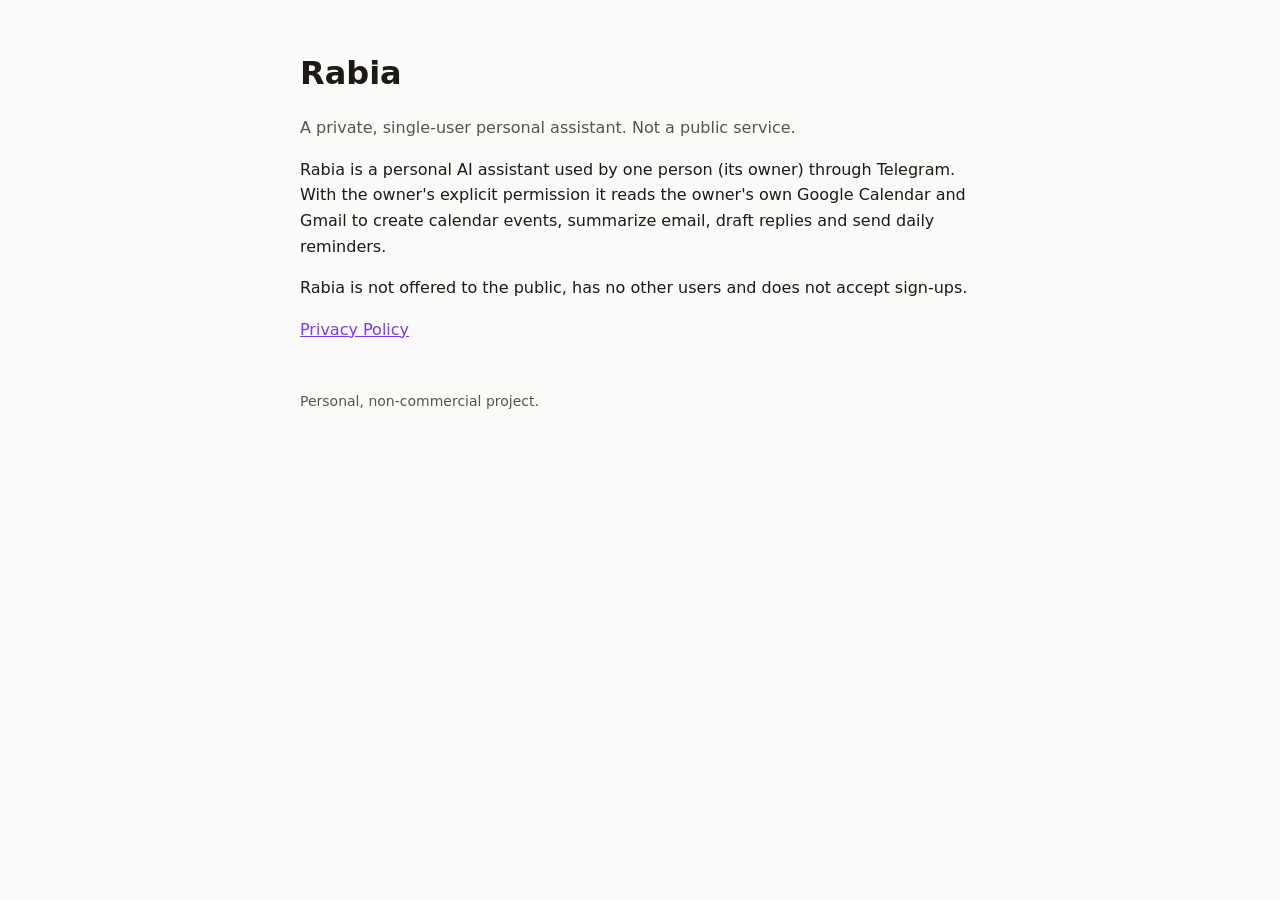
<file: index.html>
<!doctype html><html lang="en"><head><meta charset="utf-8"><meta name="viewport" content="width=device-width,initial-scale=1">
<title>Rabia Assistant</title><link rel="stylesheet" href="style.css"></head><body><main>
<h1>Rabia</h1>
<p class="lead">A private, single-user personal assistant. Not a public service.</p>
<p>Rabia is a personal AI assistant used by one person (its owner) through Telegram. With the owner's explicit permission it reads the owner's own Google Calendar and Gmail to create calendar events, summarize email, draft replies and send daily reminders.</p>
<p>Rabia is not offered to the public, has no other users and does not accept sign-ups.</p>
<p><a href="privacy.html">Privacy Policy</a></p>
<footer>Personal, non-commercial project.</footer>
</main></body></html>
</file>
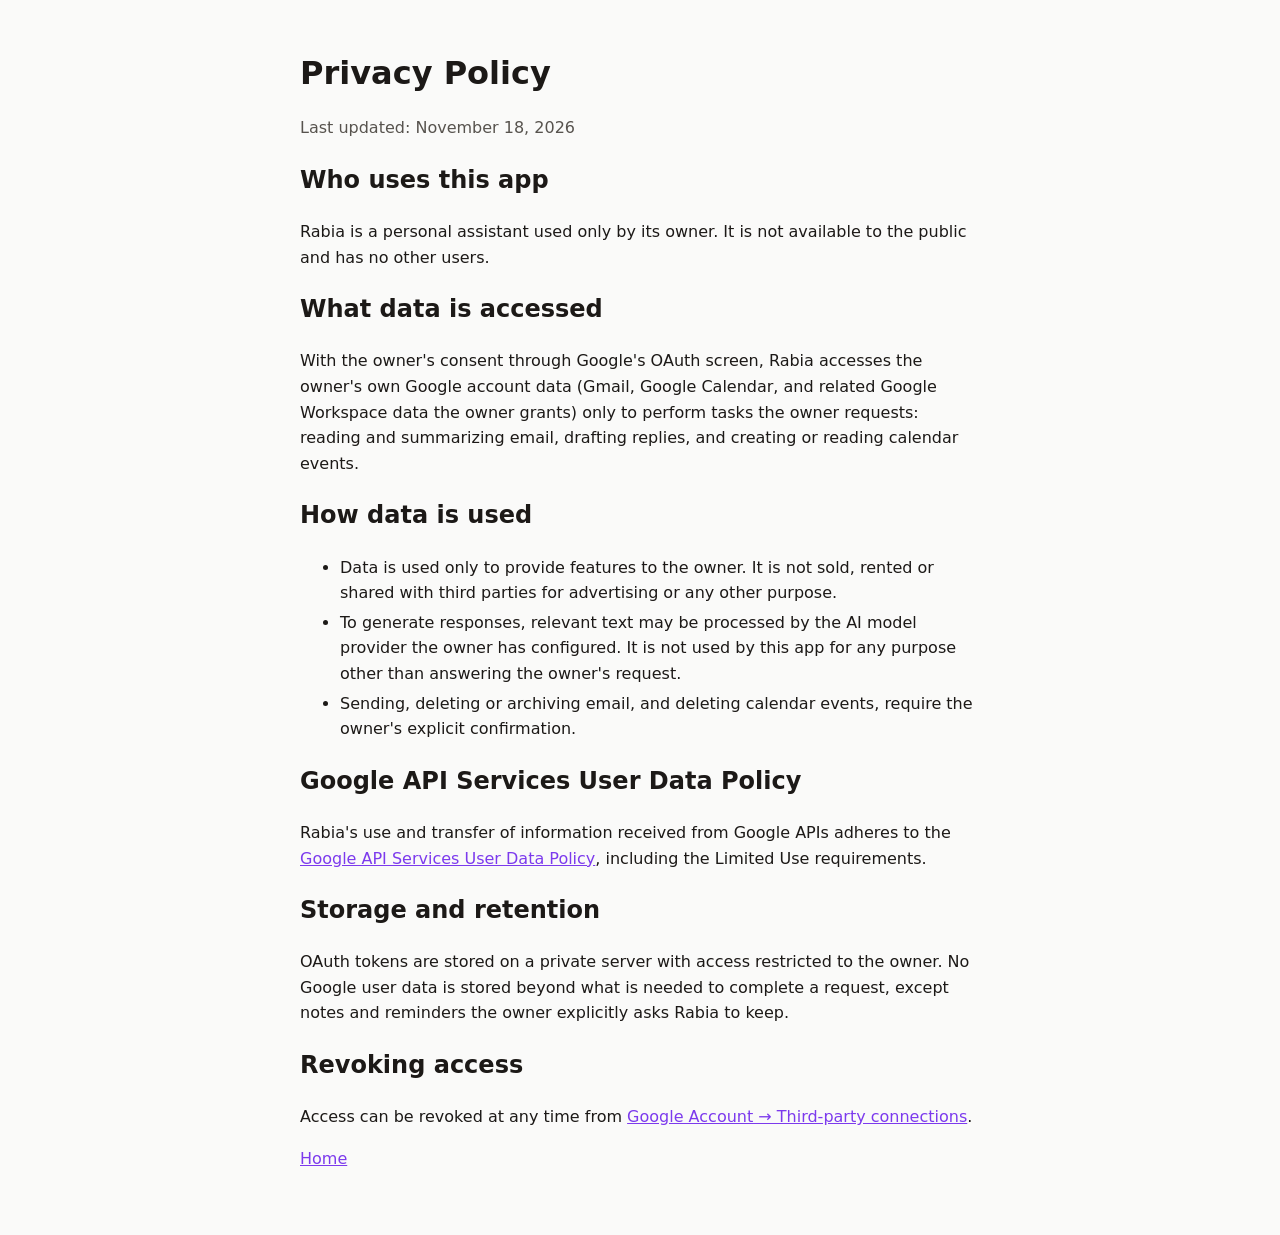
<file: privacy.html>
<!doctype html><html lang="en"><head><meta charset="utf-8"><meta name="viewport" content="width=device-width,initial-scale=1">
<title>Rabia Privacy Policy</title><link rel="stylesheet" href="style.css"></head><body><main>
<h1>Privacy Policy</h1>
<p class="lead">Last updated: November 18, 2026</p>
<h2>Who uses this app</h2>
<p>Rabia is a personal assistant used only by its owner. It is not available to the public and has no other users.</p>
<h2>What data is accessed</h2>
<p>With the owner's consent through Google's OAuth screen, Rabia accesses the owner's own Google account data (Gmail, Google Calendar, and related Google Workspace data the owner grants) only to perform tasks the owner requests: reading and summarizing email, drafting replies, and creating or reading calendar events.</p>
<h2>How data is used</h2>
<ul>
<li>Data is used only to provide features to the owner. It is not sold, rented or shared with third parties for advertising or any other purpose.</li>
<li>To generate responses, relevant text may be processed by the AI model provider the owner has configured. It is not used by this app for any purpose other than answering the owner's request.</li>
<li>Sending, deleting or archiving email, and deleting calendar events, require the owner's explicit confirmation.</li>
</ul>
<h2>Google API Services User Data Policy</h2>
<p>Rabia's use and transfer of information received from Google APIs adheres to the <a href="https://developers.google.com/terms/api-services-user-data-policy">Google API Services User Data Policy</a>, including the Limited Use requirements.</p>
<h2>Storage and retention</h2>
<p>OAuth tokens are stored on a private server with access restricted to the owner. No Google user data is stored beyond what is needed to complete a request, except notes and reminders the owner explicitly asks Rabia to keep.</p>
<h2>Revoking access</h2>
<p>Access can be revoked at any time from <a href="https://myaccount.google.com/permissions">Google Account → Third-party connections</a>.</p>
<p><a href="index.html">Home</a></p>
</main></body></html>
</file>
<file: style.css>
:root{--bg:#fafaf9;--fg:#1c1917;--muted:#57534e;--accent:#7c3aed}
@media (prefers-color-scheme:dark){:root{--bg:#1c1917;--fg:#f5f5f4;--muted:#a8a29e;--accent:#a78bfa}}
body{margin:0;background:var(--bg);color:var(--fg);font:16px/1.6 system-ui,-apple-system,sans-serif}
main{max-width:680px;margin:0 auto;padding:48px 16px}
h1{margin:0 0 8px}p.lead{color:var(--muted)}a{color:var(--accent)}li{margin:4px 0}
footer{margin-top:48px;color:var(--muted);font-size:14px}
</file>
